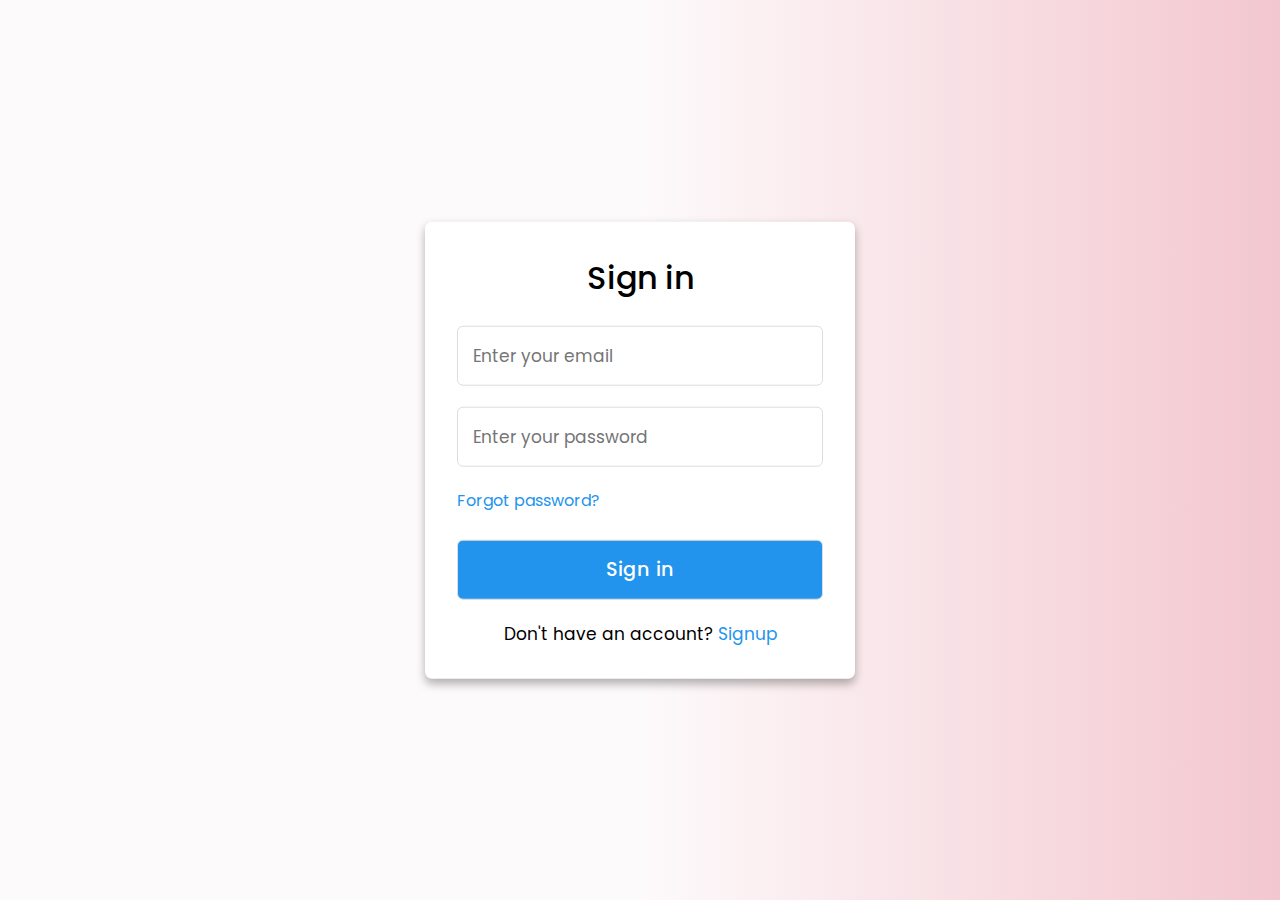
<file: contact.html>
<!DOCTYPE html>
<!-- Coding By CodingNepal - codingnepalweb.com -->
<html lang="en">
  <head>
    <meta charset="UTF-8" />
    <meta name="viewport" content="width=device-width, initial-scale=1.0" />
    <meta http-equiv="X-UA-Compatible" content="ie=edge" />
    <title>Login & Registration Form</title>
    <!---Custom CSS File--->
    <link rel="stylesheet" href="./css/contact.css" />
  </head>
  <body>
    <div class="container">
      <input type="checkbox" id="check" />
      <div class="login form">
        <header>Sign in</header>
        <form action="#">
          <input type="text" placeholder="Enter your email" />
          <input type="password" placeholder="Enter your password" />
          <a href="#">Forgot password?</a>
          <input type="button" class="button" value="Sign in" />
        </form>
        <div class="signup">
          <span class="signup"
            >Don't have an account?
            <label for="check">Signup</label>
          </span>
        </div>
      </div>
      <div class="registration form">
        <header>Sign up</header>
        <form action="#">
          <input type="text" placeholder="Enter your email" />
          <input type="password" placeholder="Create a password" />
          <input type="password" placeholder="Confirm your password" />
          <input type="button" class="button" value="Sign up" />
        </form>
        <div class="signup">
          <span class="signup"
            >Already have an account?
            <label for="check">Sign in</label>
          </span>
        </div>
      </div>
    </div>
  </body>
</html>
</file>
<file: css/contact.css>
/* Import Google font - Poppins */
@import url("https://fonts.googleapis.com/css2?family=Poppins:wght@200;300;400;500;600;700&display=swap");

* {
  margin: 0;
  padding: 0;
  box-sizing: border-box;
  font-family: "Poppins", sans-serif;
}

:root {
  --primary-text-color: #183b56;
  --secondary-text-color: #577592;
  --accent-color: #2294ed;
  --accent-color-dark: #1d69a3;
  --padding--inline--section: 1.2rem;
  --padding--NavBar: 0 8rem;
}
body {
  min-height: 100vh;
  width: 100%;
  background-color: #fbfafd;
  background-image: linear-gradient(90deg, #fdfafb 50%, #f3c7cf 100%);
}

.primaryButton {
  background-color: var(--accent-color);
  border-radius: 6px;
  font-weight: 600;
  color: white !important;
  padding: 0.6rem 1.4rem;
  box-shadow: 0 0 2px var(--secondary-text-color);
  transition: 0.2s ease-out;
}
.primaryButton:hover {
  background-color: var(--accent-color-dark);
}
.container {
  position: absolute;
  top: 50%;
  left: 50%;
  transform: translate(-50%, -50%);
  max-width: 430px;
  width: 100%;
  background: #fff;
  border-radius: 7px;
  box-shadow: 0 5px 10px rgba(0, 0, 0, 0.3);
}
.container .registration {
  display: none;
}
#check:checked ~ .registration {
  display: block;
}
#check:checked ~ .login {
  display: none;
}
#check {
  display: none;
}
.container .form {
  padding: 2rem;
}
.form header {
  font-size: 2rem;
  font-weight: 500;
  text-align: center;
  margin-bottom: 1.5rem;
}
.form input {
  height: 60px;
  width: 100%;
  padding: 0 15px;
  font-size: 17px;
  margin-bottom: 1.3rem;
  border: 1px solid #ddd;
  border-radius: 6px;
  outline: none;
}
.form input:focus {
  box-shadow: 0 1px 0 rgba(0, 0, 0, 0.2);
}
.form a {
  font-size: 16px;
  color: var(--accent-color);
  text-decoration: none;
}
.form a:hover {
  text-decoration: underline;
}
.form input.button {
  color: #fff;
  background: var(--accent-color);
  font-size: 1.2rem;
  font-weight: 500;
  letter-spacing: 1px;
  margin-top: 1.7rem;
  cursor: pointer;
  transition: 0.4s;
}
.form input.button:hover {
  background: var(--primary-text-color);
}
.signup {
  font-size: 17px;
  text-align: center;
}
.signup label {
  color: var(--accent-color);
  cursor: pointer;
}
.signup label:hover {
  text-decoration: underline;
}
</file>
